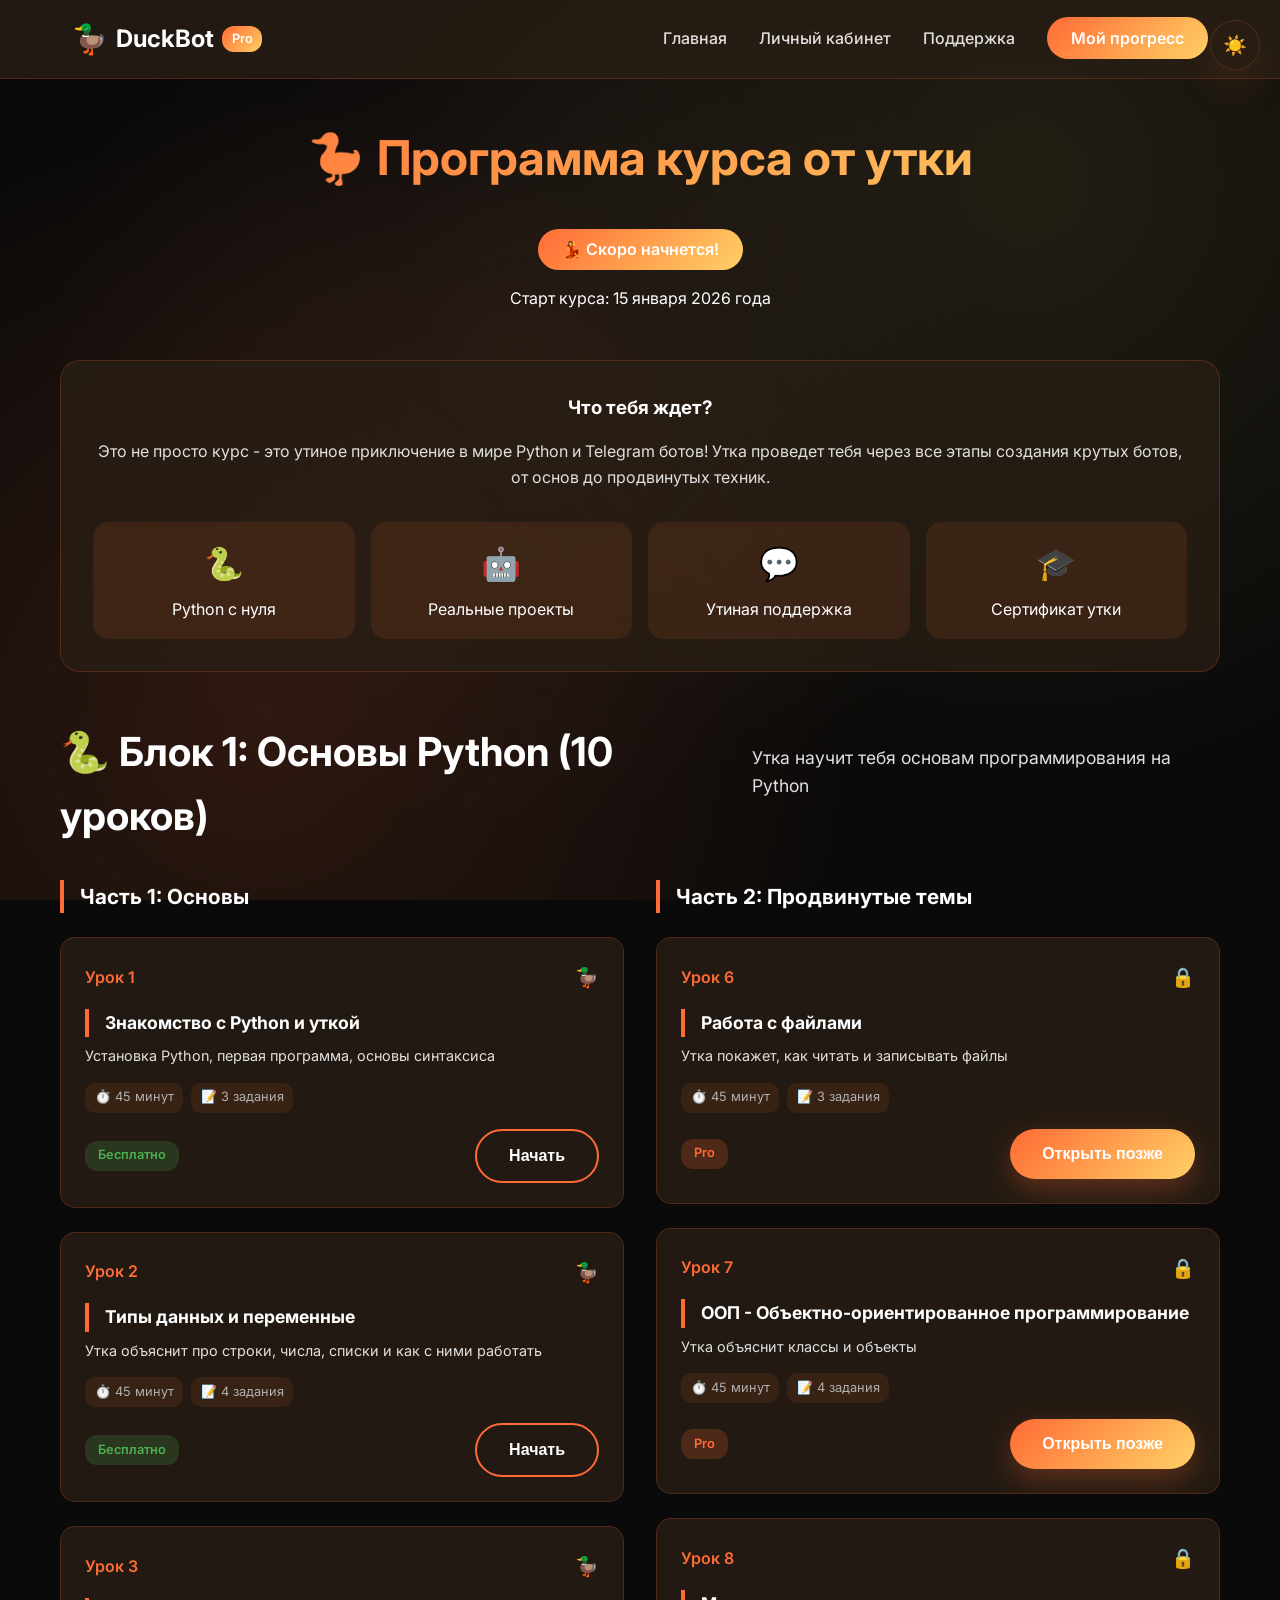
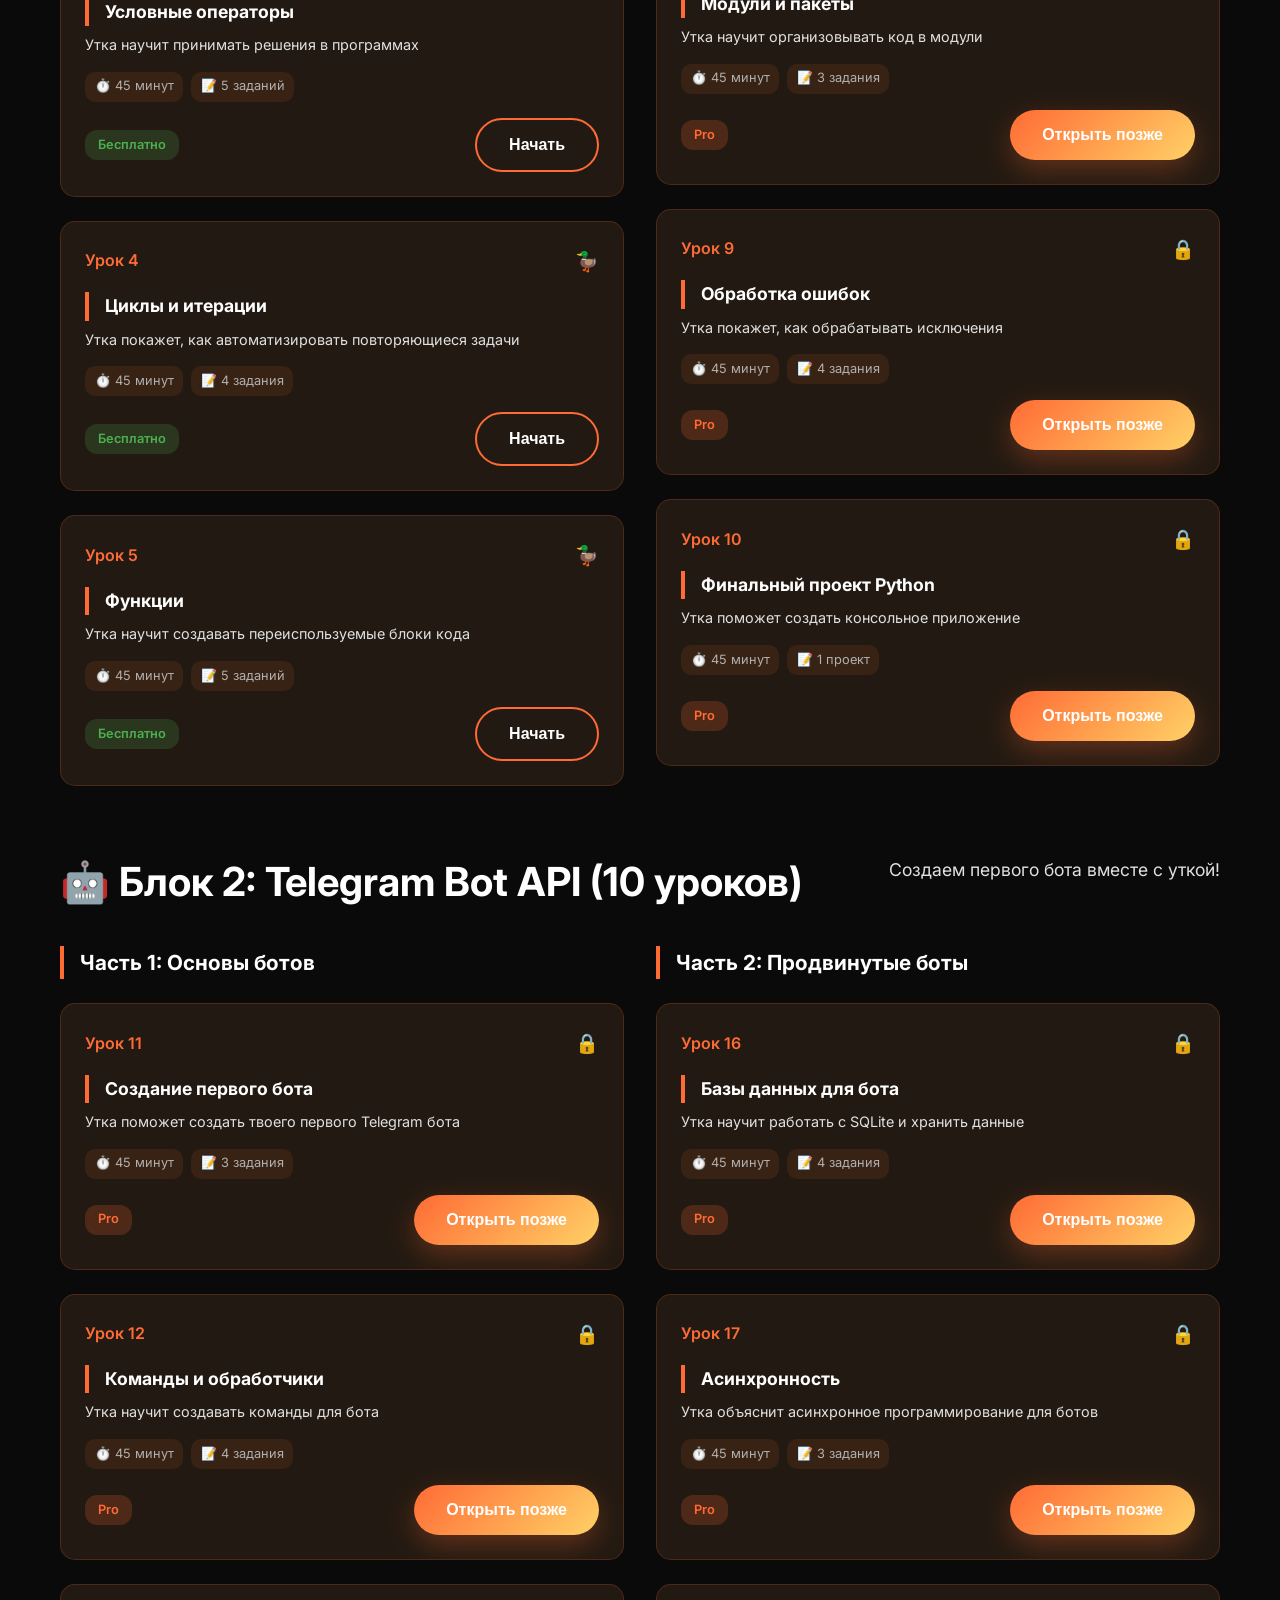
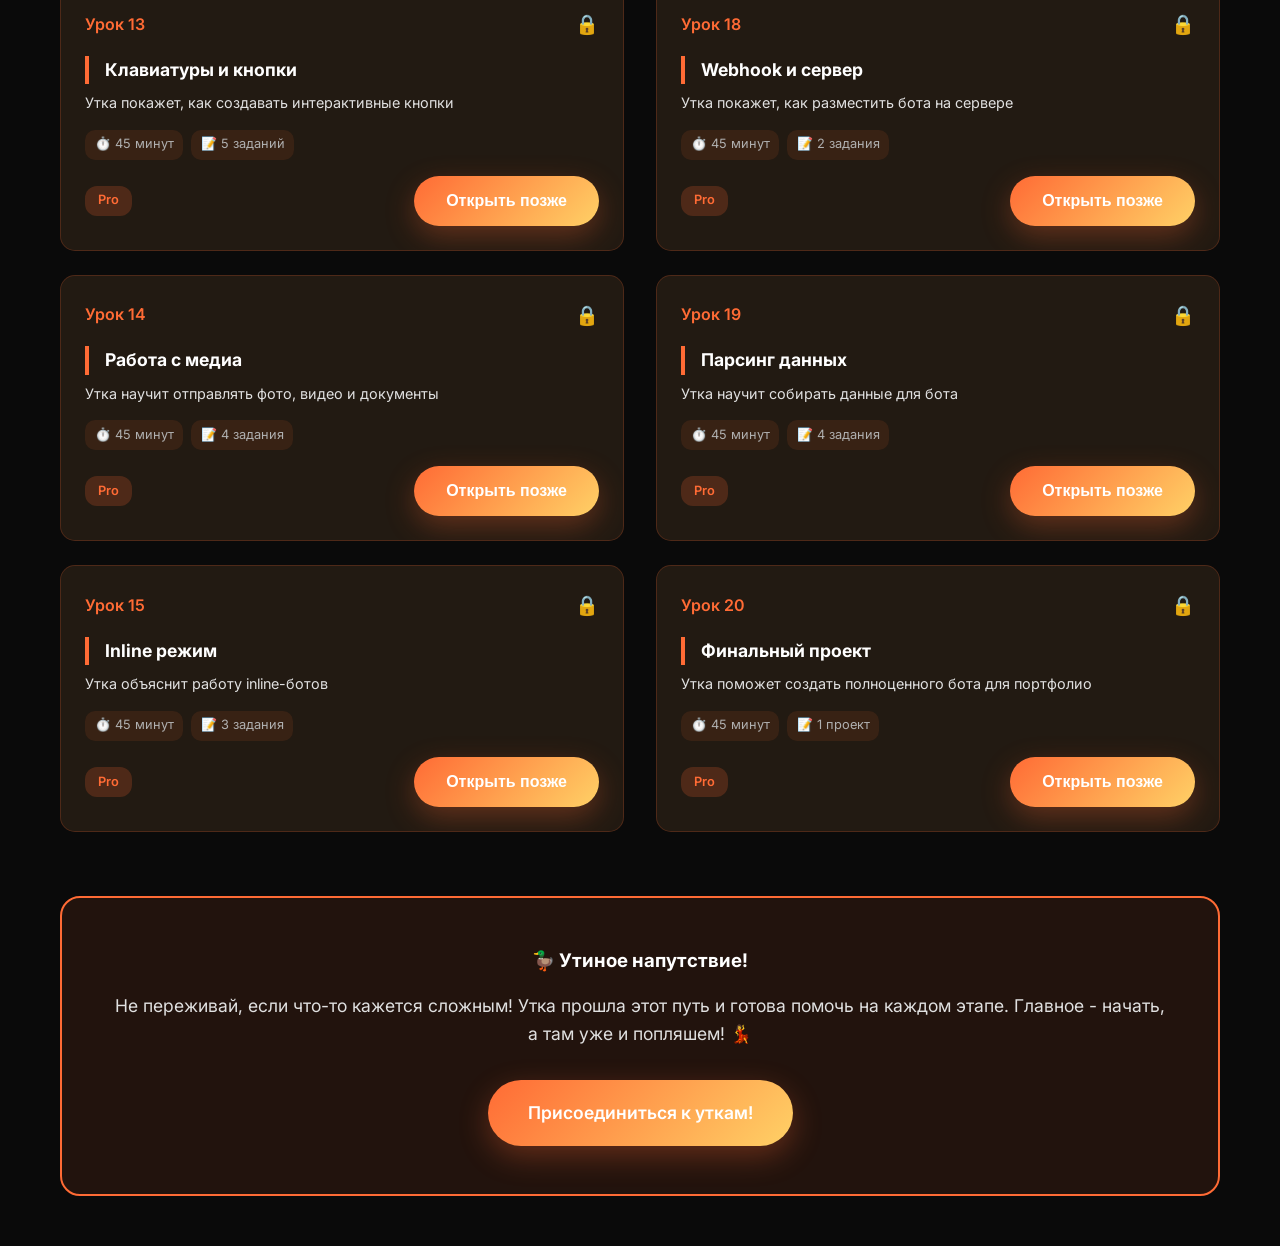
<file: course.html>
<!DOCTYPE html>
<html lang="ru" data-theme="dark">
<head>
    <meta charset="UTF-8">
    <meta name="viewport" content="width=device-width, initial-scale=1.0">
    <title>Программа курса - DuckBot Pro</title>
    <link rel="stylesheet" href="style.css">
    <link href="https://fonts.googleapis.com/css2?family=Inter:wght@300;400;500;600;700;800&display=swap" rel="stylesheet">
</head>
<body>
    <!-- Переключатель темы -->
    <button class="theme-toggle" id="themeToggle">
        <span class="sun">☀️</span>
        <span class="moon">🌙</span>
    </button>

    <!-- Анимированный фон -->
    <div class="animated-bg"></div>
    <div class="particles"></div>

    <!-- Шапка -->
    <header class="header">
        <nav class="nav">
            <div class="logo">
                <div class="logo-icon">🦆</div>
                <span>DuckBot</span>
                <span class="logo-beta">Pro</span>
            </div>
            <ul class="nav-links">
                <li><a href="index.html" class="nav-link">Главная</a></li>
                <li><a href="cabinet.html" class="nav-link">Личный кабинет</a></li>
                <li><a href="support.html" class="nav-link">Поддержка</a></li>
                <li><a href="cabinet.html" class="nav-btn">Мой прогресс</a></li>
            </ul>
            <div class="nav-hamburger">
                <span></span>
                <span></span>
                <span></span>
            </div>
        </nav>
    </header>

    <main class="course-page">
        <div class="container">
            <!-- Заголовок курса -->
            <div class="course-header">
                <h1>🦆 Программа курса от утки</h1>
                <div class="course-status">
                    <span class="status-badge">💃 Скоро начнется!</span>
                    <p>Старт курса: 15 января 2026 года</p>
                    <p class="duck-message">Утка уже готовится к урокам! 🎉</p>
                </div>
            </div>

            <!-- Описание курса -->
            <div class="course-description">
                <div class="description-card">
                    <h3>Что тебя ждет?</h3>
                    <p>Это не просто курс - это утиное приключение в мире Python и Telegram ботов! Утка проведет тебя через все этапы создания крутых ботов, от основ до продвинутых техник.</p>
                    <div class="duck-features">
                        <div class="duck-feature">
                            <span class="feature-emoji">🐍</span>
                            <span>Python с нуля</span>
                        </div>
                        <div class="duck-feature">
                            <span class="feature-emoji">🤖</span>
                            <span>Реальные проекты</span>
                        </div>
                        <div class="duck-feature">
                            <span class="feature-emoji">💬</span>
                            <span>Утиная поддержка</span>
                        </div>
                        <div class="duck-feature">
                            <span class="feature-emoji">🎓</span>
                            <span>Сертификат утки</span>
                        </div>
                    </div>
                </div>
            </div>

            <!-- Блок Python -->
            <section id="python" class="module-section">
                <div class="module-header">
                    <h2>🐍 Блок 1: Основы Python (10 уроков)</h2>
                    <p class="module-subtitle">Утка научит тебя основам программирования на Python</p>
                </div>
                
                <div class="lessons-grid">
                    <!-- Уроки 1-5 -->
                    <div class="lesson-group">
                        <h3>Часть 1: Основы</h3>
                        <div class="lessons-list">
                            <!-- Урок 1 -->
                            <div class="lesson-item" data-lesson="1">
                                <div class="lesson-header">
                                    <span class="lesson-number">Урок 1</span>
                                    <span class="lesson-status">🦆</span>
                                </div>
                                <h3>Знакомство с Python и уткой</h3>
                                <p>Установка Python, первая программа, основы синтаксиса</p>
                                <div class="lesson-meta">
                                    <span>⏱️ 45 минут</span>
                                    <span>📝 3 задания</span>
                                </div>
                                <div class="lesson-actions">
                                    <span class="lesson-badge free">Бесплатно</span>
                                    <button class="btn btn-outline" onclick="startLesson(1)">Начать</button>
                                </div>
                            </div>

                            <!-- Урок 2 -->
                            <div class="lesson-item" data-lesson="2">
                                <div class="lesson-header">
                                    <span class="lesson-number">Урок 2</span>
                                    <span class="lesson-status">🦆</span>
                                </div>
                                <h3>Типы данных и переменные</h3>
                                <p>Утка объяснит про строки, числа, списки и как с ними работать</p>
                                <div class="lesson-meta">
                                    <span>⏱️ 45 минут</span>
                                    <span>📝 4 задания</span>
                                </div>
                                <div class="lesson-actions">
                                    <span class="lesson-badge free">Бесплатно</span>
                                    <button class="btn btn-outline" onclick="startLesson(2)">Начать</button>
                                </div>
                            </div>

                            <!-- Урок 3 -->
                            <div class="lesson-item" data-lesson="3">
                                <div class="lesson-header">
                                    <span class="lesson-number">Урок 3</span>
                                    <span class="lesson-status">🦆</span>
                                </div>
                                <h3>Условные операторы</h3>
                                <p>Утка научит принимать решения в программах</p>
                                <div class="lesson-meta">
                                    <span>⏱️ 45 минут</span>
                                    <span>📝 5 заданий</span>
                                </div>
                                <div class="lesson-actions">
                                    <span class="lesson-badge free">Бесплатно</span>
                                    <button class="btn btn-outline" onclick="startLesson(3)">Начать</button>
                                </div>
                            </div>

                            <!-- Урок 4 -->
                            <div class="lesson-item" data-lesson="4">
                                <div class="lesson-header">
                                    <span class="lesson-number">Урок 4</span>
                                    <span class="lesson-status">🦆</span>
                                </div>
                                <h3>Циклы и итерации</h3>
                                <p>Утка покажет, как автоматизировать повторяющиеся задачи</p>
                                <div class="lesson-meta">
                                    <span>⏱️ 45 минут</span>
                                    <span>📝 4 задания</span>
                                </div>
                                <div class="lesson-actions">
                                    <span class="lesson-badge free">Бесплатно</span>
                                    <button class="btn btn-outline" onclick="startLesson(4)">Начать</button>
                                </div>
                            </div>

                            <!-- Урок 5 -->
                            <div class="lesson-item" data-lesson="5">
                                <div class="lesson-header">
                                    <span class="lesson-number">Урок 5</span>
                                    <span class="lesson-status">🦆</span>
                                </div>
                                <h3>Функции</h3>
                                <p>Утка научит создавать переиспользуемые блоки кода</p>
                                <div class="lesson-meta">
                                    <span>⏱️ 45 минут</span>
                                    <span>📝 5 заданий</span>
                                </div>
                                <div class="lesson-actions">
                                    <span class="lesson-badge free">Бесплатно</span>
                                    <button class="btn btn-outline" onclick="startLesson(5)">Начать</button>
                                </div>
                            </div>
                        </div>
                    </div>

                    <!-- Уроки 6-10 -->
                    <div class="lesson-group">
                        <h3>Часть 2: Продвинутые темы</h3>
                        <div class="lessons-list">
                            <!-- Урок 6 -->
                            <div class="lesson-item" data-lesson="6">
                                <div class="lesson-header">
                                    <span class="lesson-number">Урок 6</span>
                                    <span class="lesson-status">🔒</span>
                                </div>
                                <h3>Работа с файлами</h3>
                                <p>Утка покажет, как читать и записывать файлы</p>
                                <div class="lesson-meta">
                                    <span>⏱️ 45 минут</span>
                                    <span>📝 3 задания</span>
                                </div>
                                <div class="lesson-actions">
                                    <span class="lesson-badge pro">Pro</span>
                                    <button class="btn btn-primary" onclick="showLockedLesson(6)">Открыть позже</button>
                                </div>
                            </div>

                            <!-- Урок 7 -->
                            <div class="lesson-item" data-lesson="7">
                                <div class="lesson-header">
                                    <span class="lesson-number">Урок 7</span>
                                    <span class="lesson-status">🔒</span>
                                </div>
                                <h3>ООП - Объектно-ориентированное программирование</h3>
                                <p>Утка объяснит классы и объекты</p>
                                <div class="lesson-meta">
                                    <span>⏱️ 45 минут</span>
                                    <span>📝 4 задания</span>
                                </div>
                                <div class="lesson-actions">
                                    <span class="lesson-badge pro">Pro</span>
                                    <button class="btn btn-primary" onclick="showLockedLesson(7)">Открыть позже</button>
                                </div>
                            </div>

                            <!-- Урок 8 -->
                            <div class="lesson-item" data-lesson="8">
                                <div class="lesson-header">
                                    <span class="lesson-number">Урок 8</span>
                                    <span class="lesson-status">🔒</span>
                                </div>
                                <h3>Модули и пакеты</h3>
                                <p>Утка научит организовывать код в модули</p>
                                <div class="lesson-meta">
                                    <span>⏱️ 45 минут</span>
                                    <span>📝 3 задания</span>
                                </div>
                                <div class="lesson-actions">
                                    <span class="lesson-badge pro">Pro</span>
                                    <button class="btn btn-primary" onclick="showLockedLesson(8)">Открыть позже</button>
                                </div>
                            </div>

                            <!-- Урок 9 -->
                            <div class="lesson-item" data-lesson="9">
                                <div class="lesson-header">
                                    <span class="lesson-number">Урок 9</span>
                                    <span class="lesson-status">🔒</span>
                                </div>
                                <h3>Обработка ошибок</h3>
                                <p>Утка покажет, как обрабатывать исключения</p>
                                <div class="lesson-meta">
                                    <span>⏱️ 45 минут</span>
                                    <span>📝 4 задания</span>
                                </div>
                                <div class="lesson-actions">
                                    <span class="lesson-badge pro">Pro</span>
                                    <button class="btn btn-primary" onclick="showLockedLesson(9)">Открыть позже</button>
                                </div>
                            </div>

                            <!-- Урок 10 -->
                            <div class="lesson-item" data-lesson="10">
                                <div class="lesson-header">
                                    <span class="lesson-number">Урок 10</span>
                                    <span class="lesson-status">🔒</span>
                                </div>
                                <h3>Финальный проект Python</h3>
                                <p>Утка поможет создать консольное приложение</p>
                                <div class="lesson-meta">
                                    <span>⏱️ 45 минут</span>
                                    <span>📝 1 проект</span>
                                </div>
                                <div class="lesson-actions">
                                    <span class="lesson-badge pro">Pro</span>
                                    <button class="btn btn-primary" onclick="showLockedLesson(10)">Открыть позже</button>
                                </div>
                            </div>
                        </div>
                    </div>
                </div>
            </section>

            <!-- Блок Telegram -->
            <section id="telegram" class="module-section">
                <div class="module-header">
                    <h2>🤖 Блок 2: Telegram Bot API (10 уроков)</h2>
                    <p class="module-subtitle">Создаем первого бота вместе с уткой!</p>
                </div>
                
                <div class="lessons-grid">
                    <!-- Уроки 11-15 -->
                    <div class="lesson-group">
                        <h3>Часть 1: Основы ботов</h3>
                        <div class="lessons-list">
                            <!-- Урок 11 -->
                            <div class="lesson-item" data-lesson="11">
                                <div class="lesson-header">
                                    <span class="lesson-number">Урок 11</span>
                                    <span class="lesson-status">🔒</span>
                                </div>
                                <h3>Создание первого бота</h3>
                                <p>Утка поможет создать твоего первого Telegram бота</p>
                                <div class="lesson-meta">
                                    <span>⏱️ 45 минут</span>
                                    <span>📝 3 задания</span>
                                </div>
                                <div class="lesson-actions">
                                    <span class="lesson-badge pro">Pro</span>
                                    <button class="btn btn-primary" onclick="showLockedLesson(11)">Открыть позже</button>
                                </div>
                            </div>

                            <!-- Урок 12 -->
                            <div class="lesson-item" data-lesson="12">
                                <div class="lesson-header">
                                    <span class="lesson-number">Урок 12</span>
                                    <span class="lesson-status">🔒</span>
                                </div>
                                <h3>Команды и обработчики</h3>
                                <p>Утка научит создавать команды для бота</p>
                                <div class="lesson-meta">
                                    <span>⏱️ 45 минут</span>
                                    <span>📝 4 задания</span>
                                </div>
                                <div class="lesson-actions">
                                    <span class="lesson-badge pro">Pro</span>
                                    <button class="btn btn-primary" onclick="showLockedLesson(12)">Открыть позже</button>
                                </div>
                            </div>

                            <!-- Урок 13 -->
                            <div class="lesson-item" data-lesson="13">
                                <div class="lesson-header">
                                    <span class="lesson-number">Урок 13</span>
                                    <span class="lesson-status">🔒</span>
                                </div>
                                <h3>Клавиатуры и кнопки</h3>
                                <p>Утка покажет, как создавать интерактивные кнопки</p>
                                <div class="lesson-meta">
                                    <span>⏱️ 45 минут</span>
                                    <span>📝 5 заданий</span>
                                </div>
                                <div class="lesson-actions">
                                    <span class="lesson-badge pro">Pro</span>
                                    <button class="btn btn-primary" onclick="showLockedLesson(13)">Открыть позже</button>
                                </div>
                            </div>

                            <!-- Урок 14 -->
                            <div class="lesson-item" data-lesson="14">
                                <div class="lesson-header">
                                    <span class="lesson-number">Урок 14</span>
                                    <span class="lesson-status">🔒</span>
                                </div>
                                <h3>Работа с медиа</h3>
                                <p>Утка научит отправлять фото, видео и документы</p>
                                <div class="lesson-meta">
                                    <span>⏱️ 45 минут</span>
                                    <span>📝 4 задания</span>
                                </div>
                                <div class="lesson-actions">
                                    <span class="lesson-badge pro">Pro</span>
                                    <button class="btn btn-primary" onclick="showLockedLesson(14)">Открыть позже</button>
                                </div>
                            </div>

                            <!-- Урок 15 -->
                            <div class="lesson-item" data-lesson="15">
                                <div class="lesson-header">
                                    <span class="lesson-number">Урок 15</span>
                                    <span class="lesson-status">🔒</span>
                                </div>
                                <h3>Inline режим</h3>
                                <p>Утка объяснит работу inline-ботов</p>
                                <div class="lesson-meta">
                                    <span>⏱️ 45 минут</span>
                                    <span>📝 3 задания</span>
                                </div>
                                <div class="lesson-actions">
                                    <span class="lesson-badge pro">Pro</span>
                                    <button class="btn btn-primary" onclick="showLockedLesson(15)">Открыть позже</button>
                                </div>
                            </div>
                        </div>
                    </div>

                    <!-- Уроки 16-20 -->
                    <div class="lesson-group">
                        <h3>Часть 2: Продвинутые боты</h3>
                        <div class="lessons-list">
                            <!-- Урок 16 -->
                            <div class="lesson-item" data-lesson="16">
                                <div class="lesson-header">
                                    <span class="lesson-number">Урок 16</span>
                                    <span class="lesson-status">🔒</span>
                                </div>
                                <h3>Базы данных для бота</h3>
                                <p>Утка научит работать с SQLite и хранить данные</p>
                                <div class="lesson-meta">
                                    <span>⏱️ 45 минут</span>
                                    <span>📝 4 задания</span>
                                </div>
                                <div class="lesson-actions">
                                    <span class="lesson-badge pro">Pro</span>
                                    <button class="btn btn-primary" onclick="showLockedLesson(16)">Открыть позже</button>
                                </div>
                            </div>

                            <!-- Урок 17 -->
                            <div class="lesson-item" data-lesson="17">
                                <div class="lesson-header">
                                    <span class="lesson-number">Урок 17</span>
                                    <span class="lesson-status">🔒</span>
                                </div>
                                <h3>Асинхронность</h3>
                                <p>Утка объяснит асинхронное программирование для ботов</p>
                                <div class="lesson-meta">
                                    <span>⏱️ 45 минут</span>
                                    <span>📝 3 задания</span>
                                </div>
                                <div class="lesson-actions">
                                    <span class="lesson-badge pro">Pro</span>
                                    <button class="btn btn-primary" onclick="showLockedLesson(17)">Открыть позже</button>
                                </div>
                            </div>

                            <!-- Урок 18 -->
                            <div class="lesson-item" data-lesson="18">
                                <div class="lesson-header">
                                    <span class="lesson-number">Урок 18</span>
                                    <span class="lesson-status">🔒</span>
                                </div>
                                <h3>Webhook и сервер</h3>
                                <p>Утка покажет, как разместить бота на сервере</p>
                                <div class="lesson-meta">
                                    <span>⏱️ 45 минут</span>
                                    <span>📝 2 задания</span>
                                </div>
                                <div class="lesson-actions">
                                    <span class="lesson-badge pro">Pro</span>
                                    <button class="btn btn-primary" onclick="showLockedLesson(18)">Открыть позже</button>
                                </div>
                            </div>

                            <!-- Урок 19 -->
                            <div class="lesson-item" data-lesson="19">
                                <div class="lesson-header">
                                    <span class="lesson-number">Урок 19</span>
                                    <span class="lesson-status">🔒</span>
                                </div>
                                <h3>Парсинг данных</h3>
                                <p>Утка научит собирать данные для бота</p>
                                <div class="lesson-meta">
                                    <span>⏱️ 45 минут</span>
                                    <span>📝 4 задания</span>
                                </div>
                                <div class="lesson-actions">
                                    <span class="lesson-badge pro">Pro</span>
                                    <button class="btn btn-primary" onclick="showLockedLesson(19)">Открыть позже</button>
                                </div>
                            </div>

                            <!-- Урок 20 -->
                            <div class="lesson-item" data-lesson="20">
                                <div class="lesson-header">
                                    <span class="lesson-number">Урок 20</span>
                                    <span class="lesson-status">🔒</span>
                                </div>
                                <h3>Финальный проект</h3>
                                <p>Утка поможет создать полноценного бота для портфолио</p>
                                <div class="lesson-meta">
                                    <span>⏱️ 45 минут</span>
                                    <span>📝 1 проект</span>
                                </div>
                                <div class="lesson-actions">
                                    <span class="lesson-badge pro">Pro</span>
                                    <button class="btn btn-primary" onclick="showLockedLesson(20)">Открыть позже</button>
                                </div>
                            </div>
                        </div>
                    </div>
                </div>
            </section>

            <!-- Утиное напутствие -->
            <div class="course-notice">
                <div class="notice-content">
                    <h3>🦆 Утиное напутствие!</h3>
                    <p>Не переживай, если что-то кажется сложным! Утка прошла этот путь и готова помочь на каждом этапе. Главное - начать, а там уже и попляшем! 💃</p>
                    <a href="index.html#register" class="btn btn-primary btn-large">Присоединиться к уткам!</a>
                </div>
            </div>
        </div>
    </main>

    <!-- Подключаем скрипты -->
    <script src="script.js"></script>
    <script src="course.js"></script>
</body>
</html>
</file>
<file: style.css>
/* CSS Variables for Duck Theme */
:root {
    --primary: #ff6b35;
    --primary-dark: #e55a2b;
    --primary-light: #ff8c42;
    --secondary: #ffd166;
    --accent: #ff9e6d;
    --text-primary: #ffffff;
    --text-secondary: #e0e0e0;
    --text-muted: #b0b0b0;
    --bg-primary: #0a0a0a;
    --bg-secondary: #1a1a1a;
    --bg-tertiary: #2a2a2a;
    --bg-card: rgba(40, 30, 20, 0.8);
    --border: rgba(255, 107, 53, 0.2);
    --shadow: 0 20px 40px rgba(255, 107, 53, 0.1);
    --gradient: linear-gradient(135deg, var(--primary) 0%, var(--secondary) 100%);
    --gradient-secondary: linear-gradient(135deg, var(--secondary) 0%, #ffe082 100%);
}

[data-theme="light"] {
    --text-primary: #2a2a2a;
    --text-secondary: #666666;
    --text-muted: #888888;
    --bg-primary: #fff8f0;
    --bg-secondary: #fffbeb;
    --bg-tertiary: #fff3e0;
    --bg-card: rgba(255, 248, 240, 0.9);
    --border: rgba(255, 107, 53, 0.3);
    --shadow: 0 20px 40px rgba(255, 107, 53, 0.15);
}

/* Reset and Base Styles */
* {
    margin: 0;
    padding: 0;
    box-sizing: border-box;
}

html {
    scroll-behavior: smooth;
}

body {
    font-family: 'Inter', sans-serif;
    background: var(--bg-primary);
    color: var(--text-primary);
    line-height: 1.6;
    overflow-x: hidden;
    transition: background-color 0.3s ease, color 0.3s ease;
}

/* Animated Background */
.animated-bg {
    position: fixed;
    top: 0;
    left: 0;
    width: 100%;
    height: 100%;
    background: 
        radial-gradient(circle at 20% 80%, rgba(255, 107, 53, 0.15) 0%, transparent 50%),
        radial-gradient(circle at 80% 20%, rgba(255, 209, 102, 0.1) 0%, transparent 50%),
        radial-gradient(circle at 40% 40%, rgba(255, 158, 109, 0.08) 0%, transparent 50%);
    z-index: -2;
}

.particles {
    position: fixed;
    top: 0;
    left: 0;
    width: 100%;
    height: 100%;
    z-index: -1;
}

/* Theme Toggle */
.theme-toggle {
    position: fixed;
    top: 20px;
    right: 20px;
    width: 50px;
    height: 50px;
    border: none;
    border-radius: 50%;
    background: var(--bg-card);
    backdrop-filter: blur(10px);
    cursor: pointer;
    z-index: 1000;
    display: flex;
    align-items: center;
    justify-content: center;
    font-size: 1.2rem;
    transition: all 0.3s ease;
    box-shadow: var(--shadow);
    border: 1px solid var(--border);
}

.theme-toggle:hover {
    transform: scale(1.1) rotate(15deg);
}

.theme-toggle .moon {
    display: none;
}

[data-theme="light"] .theme-toggle .sun {
    display: none;
}

[data-theme="light"] .theme-toggle .moon {
    display: block;
}

/* Container */
.container {
    max-width: 1200px;
    margin: 0 auto;
    padding: 0 20px;
}

/* Header & Navigation */
.header {
    position: fixed;
    top: 0;
    width: 100%;
    background: rgba(40, 30, 20, 0.8);
    backdrop-filter: blur(20px);
    border-bottom: 1px solid var(--border);
    z-index: 100;
    transition: all 0.3s ease;
}

[data-theme="light"] .header {
    background: rgba(255, 248, 240, 0.8);
}

.nav {
    display: flex;
    justify-content: space-between;
    align-items: center;
    padding: 1rem 2rem;
    max-width: 1200px;
    margin: 0 auto;
}

.logo {
    display: flex;
    align-items: center;
    gap: 0.5rem;
    font-size: 1.5rem;
    font-weight: 700;
    color: var(--text-primary);
}

.logo-icon {
    font-size: 1.8rem;
    animation: duckDance 2s ease-in-out infinite;
}

@keyframes duckDance {
    0%, 100% { transform: translateY(0px) rotate(0deg); }
    25% { transform: translateY(-5px) rotate(-5deg); }
    50% { transform: translateY(0px) rotate(0deg); }
    75% { transform: translateY(-3px) rotate(5deg); }
}

.logo-beta {
    background: var(--gradient);
    color: white;
    padding: 0.2rem 0.6rem;
    border-radius: 12px;
    font-size: 0.8rem;
    font-weight: 600;
}

.nav-links {
    display: flex;
    list-style: none;
    gap: 2rem;
    align-items: center;
}

.nav-link {
    text-decoration: none;
    color: var(--text-secondary);
    font-weight: 500;
    transition: all 0.3s ease;
    position: relative;
}

.nav-link:hover {
    color: var(--primary);
}

.nav-link::after {
    content: '';
    position: absolute;
    bottom: -5px;
    left: 0;
    width: 0;
    height: 2px;
    background: var(--gradient);
    transition: width 0.3s ease;
}

.nav-link:hover::after {
    width: 100%;
}

.nav-btn {
    background: var(--gradient);
    color: white !important;
    padding: 0.7rem 1.5rem;
    border-radius: 25px;
    text-decoration: none;
    font-weight: 600;
    transition: all 0.3s ease;
}

.nav-btn:hover {
    transform: translateY(-2px);
    box-shadow: 0 10px 20px rgba(255, 107, 53, 0.3);
}

.nav-hamburger {
    display: none;
    flex-direction: column;
    gap: 4px;
    cursor: pointer;
}

.nav-hamburger span {
    width: 25px;
    height: 3px;
    background: var(--text-primary);
    transition: all 0.3s ease;
}

/* Buttons */
.btn {
    position: relative;
    padding: 1rem 2rem;
    border: none;
    border-radius: 50px;
    font-weight: 600;
    text-decoration: none;
    display: inline-flex;
    align-items: center;
    justify-content: center;
    gap: 0.5rem;
    cursor: pointer;
    transition: all 0.3s ease;
    overflow: hidden;
    font-size: 1rem;
}

.btn-primary {
    background: var(--gradient);
    color: white;
    box-shadow: 0 10px 30px rgba(255, 107, 53, 0.3);
}

.btn-secondary {
    background: transparent;
    color: var(--text-primary);
    border: 2px solid var(--border);
}

.btn-outline {
    background: transparent;
    color: var(--text-primary);
    border: 2px solid var(--primary);
}

.btn-large {
    padding: 1.2rem 2.5rem;
    font-size: 1.1rem;
}

.btn-small {
    padding: 0.5rem 1rem;
    font-size: 0.8rem;
}

.btn-glow {
    position: relative;
}

.btn-glow::before {
    content: '';
    position: absolute;
    top: 0;
    left: -100%;
    width: 100%;
    height: 100%;
    background: linear-gradient(90deg, transparent, rgba(255,255,255,0.4), transparent);
    transition: left 0.5s;
}

.btn-glow:hover::before {
    left: 100%;
}

.btn-shine {
    position: absolute;
    top: 0;
    left: -100%;
    width: 100%;
    height: 100%;
    background: linear-gradient(90deg, transparent, rgba(255,255,255,0.6), transparent);
    transition: left 0.5s;
}

.btn-glow:hover .btn-shine {
    left: 100%;
}

.btn:hover {
    transform: translateY(-3px) scale(1.05);
    box-shadow: 0 15px 40px rgba(255, 107, 53, 0.4);
}

.btn-secondary:hover {
    border-color: var(--primary);
    background: rgba(255, 107, 53, 0.1);
}

.btn-outline:hover {
    background: rgba(255, 107, 53, 0.1);
}

/* Hero Section */
.hero {
    min-height: 100vh;
    display: flex;
    align-items: center;
    padding: 100px 0 50px;
    position: relative;
}

.hero-content {
    display: grid;
    grid-template-columns: 1fr 1fr;
    gap: 4rem;
    align-items: center;
}

.hero-text {
    max-width: 600px;
}

.badge {
    background: var(--gradient);
    color: white;
    padding: 0.5rem 1rem;
    border-radius: 20px;
    font-size: 0.9rem;
    font-weight: 600;
    display: inline-block;
    margin-bottom: 1.5rem;
    animation: pulse 2s infinite;
}

@keyframes pulse {
    0%, 100% { transform: scale(1); }
    50% { transform: scale(1.05); }
}

.hero-title {
    font-size: 3.5rem;
    font-weight: 800;
    line-height: 1.1;
    margin-bottom: 1.5rem;
}

.title-line {
    display: block;
    opacity: 0;
    transform: translateY(30px);
    animation: fadeInUp 0.8s ease forwards;
}

.title-line:nth-child(1) { animation-delay: 0.1s; }
.title-line:nth-child(2) { animation-delay: 0.3s; }
.title-line:nth-child(3) { animation-delay: 0.5s; }

@keyframes fadeInUp {
    to {
        opacity: 1;
        transform: translateY(0);
    }
}

.highlight {
    background: linear-gradient(135deg, var(--primary) 0%, var(--secondary) 100%);
    -webkit-background-clip: text;
    -webkit-text-fill-color: transparent;
    background-clip: text;
}

.hero-subtitle {
    font-size: 1.2rem;
    color: var(--text-secondary);
    margin-bottom: 2rem;
    line-height: 1.6;
}

.hero-stats {
    display: flex;
    gap: 2rem;
    margin: 2rem 0;
}

.stat {
    text-align: center;
}

.stat-number {
    font-size: 2rem;
    font-weight: 700;
    background: var(--gradient);
    -webkit-background-clip: text;
    -webkit-text-fill-color: transparent;
    background-clip: text;
}

.stat-label {
    font-size: 0.9rem;
    color: var(--text-muted);
}

.hero-buttons {
    display: flex;
    gap: 1rem;
    margin-top: 2rem;
}

/* Duck GIF Styles */
.hero-visual {
    position: relative;
    display: flex;
    flex-direction: column;
    align-items: center;
    gap: 2rem;
}

.duck-container {
    position: relative;
    display: flex;
    flex-direction: column;
    align-items: center;
}

.hero-duck-gif {
    width: 300px;
    height: 300px;
    border-radius: 50%;
    box-shadow: 
        0 20px 40px rgba(255, 107, 53, 0.3),
        0 0 0 4px rgba(255, 209, 102, 0.2),
        0 0 0 8px rgba(255, 107, 53, 0.1);
    animation: duckFloat 4s ease-in-out infinite;
    filter: drop-shadow(0 10px 20px rgba(0, 0, 0, 0.3));
}

@keyframes duckFloat {
    0%, 100% { 
        transform: translateY(0px) rotate(0deg); 
    }
    33% { 
        transform: translateY(-10px) rotate(-2deg); 
    }
    66% { 
        transform: translateY(-5px) rotate(2deg); 
    }
}

.duck-message {
    position: absolute;
    top: -80px;
    right: -50px;
}

.message-bubble {
    background: var(--bg-card);
    backdrop-filter: blur(10px);
    padding: 1rem 1.5rem;
    border-radius: 20px;
    border: 2px solid var(--secondary);
    box-shadow: var(--shadow);
    position: relative;
    animation: messagePop 3s ease 1s forwards;
    opacity: 0;
    transform: translateY(20px);
    max-width: 200px;
    text-align: center;
    font-weight: 500;
}

@keyframes messagePop {
    0% { opacity: 0; transform: translateY(20px) scale(0.8); }
    50% { opacity: 1; transform: translateY(0) scale(1.05); }
    100% { opacity: 1; transform: translateY(0) scale(1); }
}

.message-arrow {
    position: absolute;
    bottom: -10px;
    left: 50%;
    transform: translateX(-50%);
    width: 0;
    height: 0;
    border-left: 10px solid transparent;
    border-right: 10px solid transparent;
    border-top: 10px solid var(--secondary);
}

.code-preview {
    display: flex;
    justify-content: center;
}

.code-window {
    background: var(--bg-card);
    backdrop-filter: blur(10px);
    border: 1px solid var(--border);
    border-radius: 15px;
    padding: 1.5rem;
    box-shadow: var(--shadow);
    max-width: 300px;
    animation: codeSlide 1s ease 2s forwards;
    opacity: 0;
    transform: translateX(-20px);
}

@keyframes codeSlide {
    to {
        opacity: 1;
        transform: translateX(0);
    }
}

.window-header {
    display: flex;
    align-items: center;
    gap: 0.5rem;
    margin-bottom: 1rem;
}

.window-dots {
    display: flex;
    gap: 4px;
}

.window-dots span {
    width: 8px;
    height: 8px;
    border-radius: 50%;
}

.window-dots span:nth-child(1) { background: #ff5f57; }
.window-dots span:nth-child(2) { background: #ffbd2e; }
.window-dots span:nth-child(3) { background: #28ca42; }

.window-title {
    font-size: 0.8rem;
    color: var(--text-muted);
    font-weight: 600;
}

.code-content {
    font-family: 'Courier New', monospace;
    font-size: 0.7rem;
    line-height: 1.4;
}

.code-comment { color: #6a9955; font-style: italic; }
.code-keyword { color: #ff6b8b; }
.code-variable { color: #9cdcfe; }
.code-string { color: #ce9178; }
.code-decoration { color: #dcdcaa; }
.code-param { color: #9cdcfe; }
.code-function { color: #dcdcaa; }

/* Features Section */
.features {
    padding: 100px 0;
    background: var(--bg-secondary);
}

.section-title {
    text-align: center;
    font-size: 3rem;
    font-weight: 800;
    margin-bottom: 4rem;
    background: linear-gradient(135deg, var(--primary) 0%, var(--secondary) 100%);
    -webkit-background-clip: text;
    -webkit-text-fill-color: transparent;
    background-clip: text;
}

.features-grid {
    display: grid;
    grid-template-columns: repeat(auto-fit, minmax(280px, 1fr));
    gap: 2rem;
}

.feature-card {
    background: var(--bg-card);
    padding: 2.5rem 2rem;
    border-radius: 20px;
    text-align: center;
    border: 1px solid var(--border);
    position: relative;
    overflow: hidden;
    transition: all 0.3s ease;
}

.feature-card:hover {
    transform: translateY(-10px) scale(1.02);
    border-color: var(--primary);
}

.feature-icon {
    font-size: 3rem;
    margin-bottom: 1.5rem;
    display: block;
}

.feature-card h3 {
    font-size: 1.5rem;
    margin-bottom: 1rem;
    color: var(--text-primary);
}

.feature-card p {
    color: var(--text-secondary);
    line-height: 1.6;
}

.feature-glow {
    position: absolute;
    top: 0;
    left: 0;
    width: 100%;
    height: 100%;
    background: radial-gradient(circle at center, rgba(255, 107, 53, 0.1) 0%, transparent 70%);
    opacity: 0;
    transition: opacity 0.3s ease;
}

.feature-card:hover .feature-glow {
    opacity: 1;
}

/* Program Section */
.program {
    padding: 100px 0;
}

.program-grid {
    display: grid;
    grid-template-columns: repeat(auto-fit, minmax(320px, 1fr));
    gap: 2rem;
}

.module-card {
    background: var(--bg-card);
    padding: 2.5rem 2rem;
    border-radius: 20px;
    border: 1px solid var(--border);
    transition: all 0.3s ease;
    position: relative;
    overflow: hidden;
}

.module-card:hover {
    transform: translateY(-5px);
    border-color: var(--primary);
}

.module-header {
    display: flex;
    justify-content: space-between;
    align-items: center;
    margin-bottom: 1.5rem;
}

.module-number {
    font-size: 2rem;
    font-weight: 800;
    color: var(--primary);
    opacity: 0.3;
}

.module-badge {
    background: var(--gradient);
    color: white;
    padding: 0.3rem 1rem;
    border-radius: 15px;
    font-size: 0.8rem;
    font-weight: 600;
}

.module-card h3 {
    font-size: 1.5rem;
    margin-bottom: 1rem;
    color: var(--text-primary);
}

.module-description {
    color: var(--text-secondary);
    margin-bottom: 1.5rem;
}

.module-lessons {
    list-style: none;
    margin-bottom: 2rem;
}

.module-lessons li {
    padding: 0.5rem 0;
    color: var(--text-secondary);
    border-bottom: 1px solid var(--border);
}

.module-lessons li:last-child {
    border-bottom: none;
}

/* Registration Section */
.registration {
    padding: 100px 0;
}

.registration-card {
    background: var(--bg-card);
    border-radius: 30px;
    padding: 4rem;
    border: 1px solid var(--border);
    max-width: 800px;
    margin: 0 auto;
    box-shadow: var(--shadow);
}

.registration-content h2 {
    font-size: 2.5rem;
    margin-bottom: 1rem;
    text-align: center;
}

.registration-content > p {
    text-align: center;
    color: var(--text-secondary);
    margin-bottom: 3rem;
    font-size: 1.1rem;
}

.registration-form {
    max-width: 400px;
    margin: 0 auto 3rem;
}

.registration-benefits {
    display: flex;
    flex-direction: column;
    gap: 1rem;
}

.benefit {
    display: flex;
    align-items: center;
    gap: 1rem;
    color: var(--text-secondary);
}

.benefit-icon {
    font-size: 1.2rem;
}

/* Footer */
.footer {
    background: var(--bg-primary);
    padding: 3rem 0 1rem;
    border-top: 1px solid var(--border);
}

.footer-content {
    display: grid;
    grid-template-columns: 1fr 1fr;
    gap: 3rem;
    margin-bottom: 2rem;
}

.footer-brand p {
    color: var(--text-secondary);
    margin-top: 1rem;
}

.footer-links {
    display: grid;
    grid-template-columns: 1fr 1fr;
    gap: 2rem;
}

.footer-column h4 {
    margin-bottom: 1rem;
    color: var(--text-primary);
}

.footer-column a {
    display: block;
    color: var(--text-secondary);
    text-decoration: none;
    margin-bottom: 0.5rem;
    transition: color 0.3s ease;
}

.footer-column a:hover {
    color: var(--primary);
}

.footer-bottom {
    text-align: center;
    padding-top: 2rem;
    border-top: 1px solid var(--border);
    color: var(--text-muted);
}

/* ==================== ЛИЧНЫЙ КАБИНЕТ ==================== */
.cabinet {
    padding: 120px 0 50px;
    min-height: 100vh;
}

.cabinet-header {
    text-align: center;
    margin-bottom: 3rem;
}

.cabinet-header h1 {
    font-size: 2.5rem;
    margin-bottom: 2rem;
    background: linear-gradient(135deg, var(--primary) 0%, var(--secondary) 100%);
    -webkit-background-clip: text;
    -webkit-text-fill-color: transparent;
    background-clip: text;
}

.user-info {
    display: flex;
    align-items: center;
    justify-content: center;
    gap: 2rem;
    background: var(--bg-card);
    padding: 2rem;
    border-radius: 20px;
    border: 1px solid var(--border);
    max-width: 500px;
    margin: 0 auto;
}

.user-avatar {
    width: 80px;
    height: 80px;
    border-radius: 50%;
    background: var(--gradient);
    display: flex;
    align-items: center;
    justify-content: center;
    font-size: 1.5rem;
    font-weight: 700;
    color: white;
}

.user-details {
    text-align: left;
}

.user-details h3 {
    margin-bottom: 0.5rem;
    color: var(--text-primary);
}

.user-details p {
    color: var(--text-secondary);
    margin-bottom: 0.5rem;
}

.level-badge {
    background: var(--gradient);
    color: white;
    padding: 0.3rem 1rem;
    border-radius: 15px;
    font-size: 0.8rem;
    font-weight: 600;
}

.cabinet-content {
    display: grid;
    grid-template-columns: 1fr 1fr;
    gap: 2rem;
}

.progress-section {
    display: flex;
    flex-direction: column;
    gap: 2rem;
}

.progress-card, .status-card, .materials-card, .community-card, .support-responses-card {
    background: var(--bg-card);
    padding: 2rem;
    border-radius: 20px;
    border: 1px solid var(--border);
    transition: all 0.3s ease;
}

.progress-card:hover, .status-card:hover, .materials-card:hover, .community-card:hover, .support-responses-card:hover {
    transform: translateY(-5px);
    border-color: var(--primary);
}

.progress-bar {
    width: 100%;
    height: 10px;
    background: var(--bg-tertiary);
    border-radius: 10px;
    margin: 1rem 0;
    overflow: hidden;
}

.progress-fill {
    height: 100%;
    background: var(--gradient);
    border-radius: 10px;
    transition: width 0.5s ease;
}

.progress-text {
    color: var(--text-secondary);
    margin-bottom: 1rem;
}

.duck-motivation {
    display: flex;
    align-items: center;
    gap: 1rem;
    padding: 1rem;
    background: rgba(255, 107, 53, 0.1);
    border-radius: 15px;
    border-left: 4px solid var(--primary);
}

.duck-mini {
    font-size: 2rem;
    animation: duckDance 2s ease-in-out infinite;
}

.status-icon {
    font-size: 3rem;
    margin-bottom: 1rem;
}

.duck-countdown {
    color: var(--primary);
    font-weight: 600;
    margin: 1rem 0;
}

.materials-list {
    list-style: none;
}

.material-item {
    display: flex;
    align-items: center;
    gap: 1rem;
    padding: 1rem 0;
    border-bottom: 1px solid var(--border);
}

.material-item:last-child {
    border-bottom: none;
}

.material-icon {
    font-size: 1.5rem;
}

.material-info {
    flex: 1;
}

.material-info h4 {
    margin-bottom: 0.3rem;
    color: var(--text-primary);
}

.material-info p {
    color: var(--text-secondary);
    font-size: 0.9rem;
}

.community-stats {
    display: flex;
    justify-content: space-around;
    margin: 1.5rem 0;
}

.community-stat {
    text-align: center;
}

.community-stat .stat-number {
    font-size: 1.5rem;
    font-weight: 700;
    background: var(--gradient);
    -webkit-background-clip: text;
    -webkit-text-fill-color: transparent;
    background-clip: text;
}

.community-stat .stat-label {
    font-size: 0.8rem;
    color: var(--text-muted);
}

/* Стили для ответов поддержки в кабинете */
.support-responses-card {
    background: var(--bg-card);
    padding: 2rem;
    border-radius: 20px;
    border: 1px solid var(--border);
    margin-top: 2rem;
}

.responses-header {
    display: flex;
    justify-content: space-between;
    align-items: center;
    margin-bottom: 1.5rem;
    flex-wrap: wrap;
    gap: 1rem;
}

.responses-stats {
    display: flex;
    gap: 2rem;
}

.responses-stats .stat {
    color: var(--text-secondary);
    font-size: 0.9rem;
}

.responses-stats .stat span {
    color: var(--text-primary);
    font-weight: 600;
}

.support-response-item {
    background: var(--bg-secondary);
    border: 1px solid var(--border);
    border-radius: 15px;
    padding: 1.5rem;
    margin-bottom: 1rem;
    transition: all 0.3s ease;
}

.support-response-item:hover {
    border-color: var(--primary);
    transform: translateY(-2px);
}

.support-response-item.has-response {
    border-left: 4px solid var(--primary);
}

.response-header {
    display: flex;
    justify-content: space-between;
    align-items: flex-start;
    margin-bottom: 1rem;
    flex-wrap: wrap;
    gap: 1rem;
}

.response-meta {
    flex: 1;
}

.response-topic {
    font-weight: 600;
    color: var(--text-primary);
    display: block;
    margin-bottom: 0.5rem;
}

.response-date {
    font-size: 0.8rem;
    color: var(--text-muted);
}

.response-status {
    padding: 0.3rem 0.8rem;
    border-radius: 12px;
    font-size: 0.8rem;
    font-weight: 600;
    white-space: nowrap;
}

.response-status.new {
    background: rgba(255, 193, 7, 0.2);
    color: #ffc107;
}

.response-status.answered {
    background: rgba(76, 175, 80, 0.2);
    color: #4caf50;
}

.response-status.in_progress {
    background: rgba(33, 150, 243, 0.2);
    color: #2196f3;
}

.user-message {
    background: rgba(255, 107, 53, 0.05);
    padding: 1rem;
    border-radius: 10px;
    margin-bottom: 1rem;
    border-left: 3px solid var(--primary);
}

.user-message strong {
    color: var(--text-primary);
    display: block;
    margin-bottom: 0.5rem;
}

.user-message p {
    color: var(--text-secondary);
    margin: 0;
    line-height: 1.5;
}

.admin-response {
    background: rgba(76, 175, 80, 0.05);
    padding: 1rem;
    border-radius: 10px;
    border-left: 3px solid #4caf50;
    margin-top: 1rem;
}

.admin-response .response-header {
    margin-bottom: 0.5rem;
}

.admin-response strong {
    color: #4caf50;
}

.admin-response p {
    color: var(--text-primary);
    margin: 0;
    line-height: 1.5;
}

.waiting-response {
    display: flex;
    align-items: center;
    gap: 0.5rem;
    padding: 1rem;
    background: rgba(255, 193, 7, 0.05);
    border-radius: 10px;
    color: var(--text-secondary);
    margin-top: 1rem;
}

.waiting-icon {
    font-size: 1.2rem;
}

.response-actions {
    display: flex;
    justify-content: space-between;
    align-items: center;
    margin-top: 1rem;
    padding-top: 1rem;
    border-top: 1px solid var(--border);
}

.message-id {
    font-size: 0.8rem;
    color: var(--text-muted);
}

.no-data {
    text-align: center;
    padding: 3rem;
    color: var(--text-secondary);
}

.no-data p {
    margin-bottom: 1rem;
}

/* Анимации для ответов поддержки */
.waiting-animation {
    margin-left: 10px;
    display: inline-block;
}

.dot-flashing {
    position: relative;
    width: 10px;
    height: 10px;
    border-radius: 5px;
    background-color: var(--primary);
    color: var(--primary);
    animation: dotFlashing 1s infinite linear alternate;
    animation-delay: 0.5s;
}

.dot-flashing::before, .dot-flashing::after {
    content: '';
    display: inline-block;
    position: absolute;
    top: 0;
}

.dot-flashing::before {
    left: -15px;
    width: 10px;
    height: 10px;
    border-radius: 5px;
    background-color: var(--primary);
    color: var(--primary);
    animation: dotFlashing 1s infinite alternate;
    animation-delay: 0s;
}

.dot-flashing::after {
    left: 15px;
    width: 10px;
    height: 10px;
    border-radius: 5px;
    background-color: var(--primary);
    color: var(--primary);
    animation: dotFlashing 1s infinite alternate;
    animation-delay: 1s;
}

@keyframes dotFlashing {
    0% {
        background-color: var(--primary);
        opacity: 0.3;
    }
    50%, 100% {
        background-color: var(--primary);
        opacity: 1;
    }
}

/* Анимация появления нового ответа */
@keyframes newResponse {
    0% {
        background-color: rgba(76, 175, 80, 0.1);
        transform: scale(0.95);
    }
    50% {
        background-color: rgba(76, 175, 80, 0.3);
        transform: scale(1.02);
    }
    100% {
        background-color: rgba(76, 175, 80, 0.1);
        transform: scale(1);
    }
}

.support-response-item.has-response.new-response {
    animation: newResponse 2s ease-in-out;
}

/* Стили для кнопок действий */
.action-buttons {
    display: flex;
    gap: 0.5rem;
}

.btn-success {
    background: #4CAF50;
    color: white;
    border: none;
}

.btn-success:hover {
    background: #45a049;
    transform: translateY(-2px);
}

/* Анимация обновления */
@keyframes refreshing {
    0% { transform: rotate(0deg); }
    100% { transform: rotate(360deg); }
}

.refreshing {
    animation: refreshing 1s linear infinite;
}

/* Статусы сообщений */
.support-response-item.no-response {
    border-left: 4px solid #ffc107;
}

.support-response-item.in-progress {
    border-left: 4px solid #2196F3;
}

.refresh-controls {
    display: flex;
    align-items: center;
    gap: 1rem;
}

.auto-refresh-info {
    color: var(--text-muted);
    font-size: 0.8rem;
}

/* ==================== ПОДДЕРЖКА ==================== */
.support-page {
    padding: 120px 0 50px;
    min-height: 100vh;
}

.support-header {
    text-align: center;
    margin-bottom: 3rem;
}

.support-header h1 {
    font-size: 3rem;
    margin-bottom: 1rem;
    background: linear-gradient(135deg, var(--primary) 0%, var(--secondary) 100%);
    -webkit-background-clip: text;
    -webkit-text-fill-color: transparent;
    background-clip: text;
}

.support-header p {
    font-size: 1.2rem;
    color: var(--text-secondary);
    max-width: 600px;
    margin: 0 auto;
}

.support-content {
    display: grid;
    grid-template-columns: 1fr 1fr;
    gap: 3rem;
    margin-bottom: 4rem;
}

.support-info {
    display: flex;
    flex-direction: column;
    gap: 2rem;
}

.duck-support {
    display: flex;
    align-items: center;
    gap: 1.5rem;
    background: var(--bg-card);
    padding: 2rem;
    border-radius: 20px;
    border: 1px solid var(--border);
}

.duck-avatar {
    font-size: 4rem;
    animation: duckDance 2s ease-in-out infinite;
}

.duck-message h3 {
    margin-bottom: 0.5rem;
    color: var(--text-primary);
}

.duck-message p {
    color: var(--text-secondary);
    line-height: 1.6;
}

.support-stats {
    display: grid;
    grid-template-columns: repeat(auto-fit, minmax(200px, 1fr));
    gap: 1rem;
}

.stat-card {
    background: var(--bg-card);
    padding: 1.5rem;
    border-radius: 15px;
    border: 1px solid var(--border);
    text-align: center;
    transition: all 0.3s ease;
}

.stat-card:hover {
    transform: translateY(-5px);
    border-color: var(--primary);
}

.stat-icon {
    font-size: 2.5rem;
    margin-bottom: 0.5rem;
}

.stat-info {
    display: flex;
    flex-direction: column;
    gap: 0.3rem;
}

.stat-number {
    font-size: 1.2rem;
    font-weight: 700;
    color: var(--text-primary);
}

.stat-label {
    font-size: 0.9rem;
    color: var(--text-muted);
}

.support-tips {
    background: var(--bg-card);
    padding: 1.5rem;
    border-radius: 15px;
    border: 1px solid var(--border);
}

.support-tips h4 {
    margin-bottom: 1rem;
    color: var(--text-primary);
    font-size: 1.1rem;
}

.support-tips ul {
    list-style: none;
    padding-left: 0;
}

.support-tips li {
    padding: 0.3rem 0;
    color: var(--text-secondary);
    position: relative;
    padding-left: 1.5rem;
}

.support-tips li:before {
    content: "✓";
    position: absolute;
    left: 0;
    color: var(--primary);
    font-weight: bold;
}

.support-form-container {
    background: var(--bg-card);
    padding: 2.5rem;
    border-radius: 20px;
    border: 1px solid var(--border);
    box-shadow: var(--shadow);
}

.support-form h3 {
    margin-bottom: 2.5rem;
    text-align: left;
    color: var(--text-primary);
    font-size: 1.8rem;
}

/* Стили для формы поддержки */
.form-group {
    margin-bottom: 1.5rem;
}

.form-group label {
    display: block;
    margin-bottom: 0.5rem;
    color: var(--text-secondary);
    font-size: 0.9rem;
    font-weight: 500;
}

.form-group input,
.form-group textarea,
.form-group select {
    width: 100%;
    padding: 0.8rem 1rem;
    background: var(--bg-secondary);
    border: 1px solid var(--border);
    border-radius: 10px;
    color: var(--text-primary);
    font-size: 1rem;
    font-family: 'Inter', sans-serif;
    transition: all 0.3s ease;
}

.form-group input:focus,
.form-group textarea:focus,
.form-group select:focus {
    outline: none;
    border-color: var(--primary);
    box-shadow: 0 0 0 2px rgba(255, 107, 53, 0.2);
}

.form-group textarea {
    resize: vertical;
    min-height: 120px;
}

.checkbox-label {
    display: flex;
    align-items: center;
    gap: 0.5rem;
    cursor: pointer;
    color: var(--text-secondary);
    font-size: 0.9rem;
}

.checkbox-label input[type="checkbox"] {
    width: auto;
    margin: 0;
}

.privacy-notice {
    margin-top: 1.5rem;
    text-align: center;
    color: var(--text-muted);
    font-size: 0.8rem;
    line-height: 1.4;
}

.privacy-notice a {
    color: var(--primary);
    text-decoration: none;
}

.privacy-notice a:hover {
    text-decoration: underline;
}

/* FAQ секция */
.faq-section {
    margin-bottom: 4rem;
}

.faq-section h2 {
    text-align: center;
    font-size: 2.5rem;
    margin-bottom: 2rem;
    background: linear-gradient(135deg, var(--primary) 0%, var(--secondary) 100%);
    -webkit-background-clip: text;
    -webkit-text-fill-color: transparent;
    background-clip: text;
}

.faq-grid {
    display: grid;
    grid-template-columns: repeat(auto-fit, minmax(350px, 1fr));
    gap: 1.5rem;
}

.faq-item {
    background: var(--bg-card);
    padding: 1.5rem;
    border-radius: 15px;
    border: 1px solid var(--border);
    cursor: pointer;
    transition: all 0.3s ease;
}

.faq-item:hover {
    border-color: var(--primary);
    transform: translateY(-3px);
}

.faq-item h4 {
    margin-bottom: 1rem;
    color: var(--text-primary);
    font-size: 1.1rem;
    display: flex;
    align-items: center;
    gap: 0.5rem;
}

.faq-item p {
    color: var(--text-secondary);
    line-height: 1.6;
    display: none;
}

/* Контакты секция */
.contacts-section {
    margin-bottom: 3rem;
}

.contacts-section h2 {
    text-align: center;
    font-size: 2.5rem;
    margin-bottom: 2rem;
    background: linear-gradient(135deg, var(--primary) 0%, var(--secondary) 100%);
    -webkit-background-clip: text;
    -webkit-text-fill-color: transparent;
    background-clip: text;
}

.contacts-grid {
    display: grid;
    grid-template-columns: repeat(auto-fit, minmax(250px, 1fr));
    gap: 2rem;
}

.contact-item {
    background: var(--bg-card);
    padding: 2rem;
    border-radius: 20px;
    border: 1px solid var(--border);
    text-align: center;
    transition: all 0.3s ease;
}

.contact-item:hover {
    transform: translateY(-5px);
    border-color: var(--primary);
}

.contact-icon {
    font-size: 3rem;
    margin-bottom: 1rem;
}

.contact-item h4 {
    margin-bottom: 0.5rem;
    color: var(--text-primary);
}

.contact-item p {
    color: var(--text-secondary);
    margin-bottom: 0.5rem;
    font-size: 1.1rem;
}

.contact-item small {
    color: var(--text-muted);
    font-size: 0.9rem;
}

/* ==================== УВЕДОМЛЕНИЯ ==================== */
.notification {
    position: fixed;
    top: 20px;
    right: 20px;
    background: var(--bg-card);
    color: var(--text-primary);
    padding: 1rem 1.5rem;
    border-radius: 10px;
    border: 1px solid var(--border);
    box-shadow: var(--shadow);
    z-index: 10000;
    transform: translateX(400px);
    transition: transform 0.3s ease;
    max-width: 400px;
    display: flex;
    align-items: center;
    gap: 0.5rem;
}

.notification-content {
    display: flex;
    align-items: center;
    gap: 0.5rem;
}

.notification-icon {
    font-size: 1.2rem;
}

.notification-message {
    flex: 1;
}

.notification-success {
    border-color: #4CAF50;
    background: rgba(76, 175, 80, 0.1);
}

.notification-error {
    border-color: #f44336;
    background: rgba(244, 67, 54, 0.1);
}

.notification-info {
    border-color: #2196F3;
    background: rgba(33, 150, 243, 0.1);
}

.notification-warning {
    border-color: #ff9800;
    background: rgba(255, 152, 0, 0.1);
}

/* ==================== АДАПТИВНОСТЬ ==================== */
@media (max-width: 768px) {
    /* Общие стили */
    .nav-links {
        display: none;
    }
    
    .nav-hamburger {
        display: flex;
    }
    
    .hero-content {
        grid-template-columns: 1fr;
        text-align: center;
        gap: 2rem;
    }
    
    .hero-title {
        font-size: 2.5rem;
    }
    
    .hero-stats {
        justify-content: center;
    }
    
    .hero-buttons {
        flex-direction: column;
        align-items: center;
    }
    
    .hero-duck-gif {
        width: 250px;
        height: 250px;
    }
    
    .duck-message {
        position: relative;
        top: 0;
        right: 0;
        margin-top: 1rem;
    }
    
    .features-grid,
    .program-grid {
        grid-template-columns: 1fr;
    }
    
    .footer-content {
        grid-template-columns: 1fr;
    }
    
    .registration-card {
        padding: 2rem;
    }
    
    /* Личный кабинет */
    .cabinet-content {
        grid-template-columns: 1fr;
    }
    
    .user-info {
        flex-direction: column;
        text-align: center;
    }
    
    .user-details {
        text-align: center;
    }
    
    .community-stats {
        flex-direction: column;
        gap: 1rem;
    }
    
    .responses-header {
        flex-direction: column;
        align-items: stretch;
    }
    
    .responses-stats {
        justify-content: space-between;
    }
    
    .response-header {
        flex-direction: column;
        align-items: stretch;
    }
    
    .response-actions {
        flex-direction: column;
        gap: 1rem;
        align-items: stretch;
    }
    
    .response-actions button {
        width: 100%;
    }
    
    /* Поддержка */
    .support-content {
        grid-template-columns: 1fr;
    }
    
    .support-header h1 {
        font-size: 2.5rem;
    }
    
    .faq-grid {
        grid-template-columns: 1fr;
    }
    
    .duck-support {
        flex-direction: column;
        text-align: center;
    }
    
    .support-stats {
        grid-template-columns: 1fr;
    }
    
    .contacts-grid {
        grid-template-columns: 1fr;
    }
    
    .support-form-container {
        padding: 1.5rem;
    }
}

@media (max-width: 480px) {
    .hero-title {
        font-size: 2rem;
    }
    
    .section-title {
        font-size: 2rem;
    }
    
    .cabinet-header h1 {
        font-size: 2rem;
    }
    
    .support-header h1 {
        font-size: 2rem;
    }
    
    .faq-section h2,
    .contacts-section h2 {
        font-size: 2rem;
    }
    
    .notification {
        max-width: 300px;
        right: 10px;
        left: 10px;
    }
}
</file>
